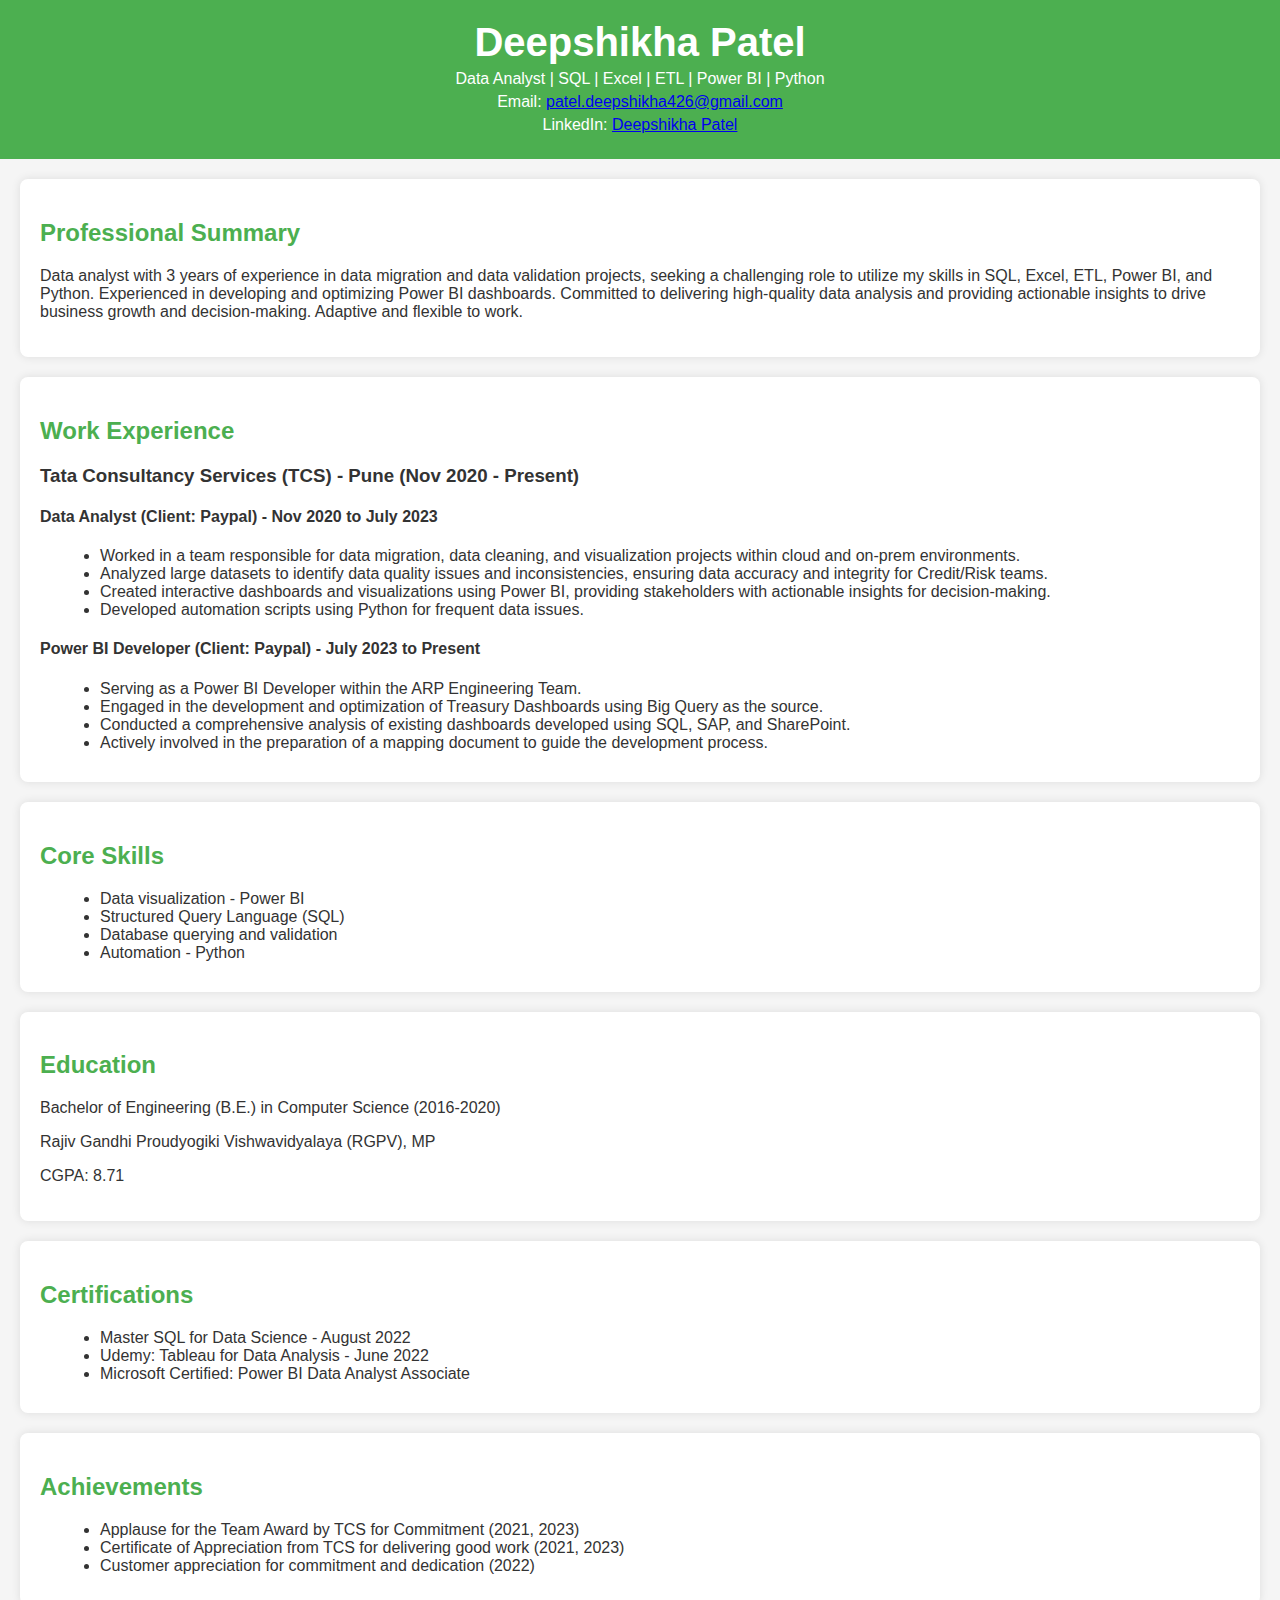
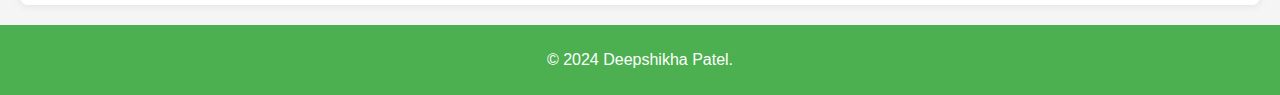
<file: index.html>
<!DOCTYPE html>
<html lang="en">
<head>
    <meta charset="UTF-8">
    <meta name="viewport" content="width=device-width, initial-scale=1.0">
    <title>Deepshikha Patel - Data Analyst</title>
    <link rel="stylesheet" href="styles.css">
</head>
<body>

    <!-- Header Section -->
    <header>
        <h1>Deepshikha Patel</h1>
        <p>Data Analyst | SQL | Excel | ETL | Power BI | Python</p>
        <p>Email: <a href="mailto:patel.deepshikha426@gmail.com">patel.deepshikha426@gmail.com</a></p>
        <p>LinkedIn: <a href="https://www.linkedin.com/in/deepshikhapatel" target="_blank">Deepshikha Patel</a></p>
    </header>

    <!-- Professional Summary Section -->
    <section id="professional-summary">
        <h2>Professional Summary</h2>
        <p>Data analyst with 3 years of experience in data migration and data validation projects, seeking a challenging role to utilize my skills in SQL, Excel, ETL, Power BI, and Python. Experienced in developing and optimizing Power BI dashboards. Committed to delivering high-quality data analysis and providing actionable insights to drive business growth and decision-making. Adaptive and flexible to work.</p>
    </section>

    <!-- Work Experience Section -->
    <section id="work-experience">
        <h2>Work Experience</h2>

        <h3>Tata Consultancy Services (TCS) - Pune (Nov 2020 - Present)</h3>
        <h4>Data Analyst (Client: Paypal) - Nov 2020 to July 2023</h4>
        <ul>
            <li>Worked in a team responsible for data migration, data cleaning, and visualization projects within cloud and on-prem environments.</li>
            <li>Analyzed large datasets to identify data quality issues and inconsistencies, ensuring data accuracy and integrity for Credit/Risk teams.</li>
            <li>Created interactive dashboards and visualizations using Power BI, providing stakeholders with actionable insights for decision-making.</li>
            <li>Developed automation scripts using Python for frequent data issues.</li>
        </ul>

        <h4>Power BI Developer (Client: Paypal) - July 2023 to Present</h4>
        <ul>
            <li>Serving as a Power BI Developer within the ARP Engineering Team.</li>
            <li>Engaged in the development and optimization of Treasury Dashboards using Big Query as the source.</li>
            <li>Conducted a comprehensive analysis of existing dashboards developed using SQL, SAP, and SharePoint.</li>
            <li>Actively involved in the preparation of a mapping document to guide the development process.</li>
        </ul>
    </section>

    <!-- Core Skills Section -->
    <section id="core-skills">
        <h2>Core Skills</h2>
        <ul>
            <li>Data visualization - Power BI</li>
            <li>Structured Query Language (SQL)</li>
            <li>Database querying and validation</li>
            <li>Automation - Python</li>
        </ul>
    </section>

    <!-- Education Section -->
    <section id="education">
        <h2>Education</h2>
        <p>Bachelor of Engineering (B.E.) in Computer Science (2016-2020)</p>
        <p>Rajiv Gandhi Proudyogiki Vishwavidyalaya (RGPV), MP</p>
        <p>CGPA: 8.71</p>
    </section>

    <!-- Certifications Section -->
    <section id="certifications">
        <h2>Certifications</h2>
        <ul>
            <li>Master SQL for Data Science - August 2022</li>
            <li>Udemy: Tableau for Data Analysis - June 2022</li>
            <li>Microsoft Certified: Power BI Data Analyst Associate</li>
        </ul>
    </section>

    <!-- Achievements Section -->
    <section id="achievements">
        <h2>Achievements</h2>
        <ul>
            <li>Applause for the Team Award by TCS for Commitment (2021, 2023)</li>
            <li>Certificate of Appreciation from TCS for delivering good work (2021, 2023)</li>
            <li>Customer appreciation for commitment and dedication (2022)</li>
        </ul>
    </section>

    <!-- Footer Section -->
    <footer>
        <p>&copy; 2024 Deepshikha Patel.</p>
    </footer>

</body>
</html>
</file>
<file: styles.css>
body {
    font-family: Arial, sans-serif;
    margin: 0;
    padding: 0;
    background-color: #f5f5f5;
    color: #333;
}

header {
    background-color: #4CAF50;
    color: white;
    text-align: center;
    padding: 20px;
}

header h1 {
    margin: 0;
    font-size: 2.5em;
}

header p {
    margin: 5px 0;
}

section {
    padding: 20px;
    margin: 20px;
    background-color: white;
    border-radius: 8px;
    box-shadow: 0 0 10px rgba(0, 0, 0, 0.1);
}

h2 {
    color: #4CAF50;
}

ul {
    list-style-type: disc;
    margin: 10px 0 10px 20px;
}

footer {
    text-align: center;
    padding: 10px;
    background-color: #4CAF50;
    color: white;
    
}
</file>
